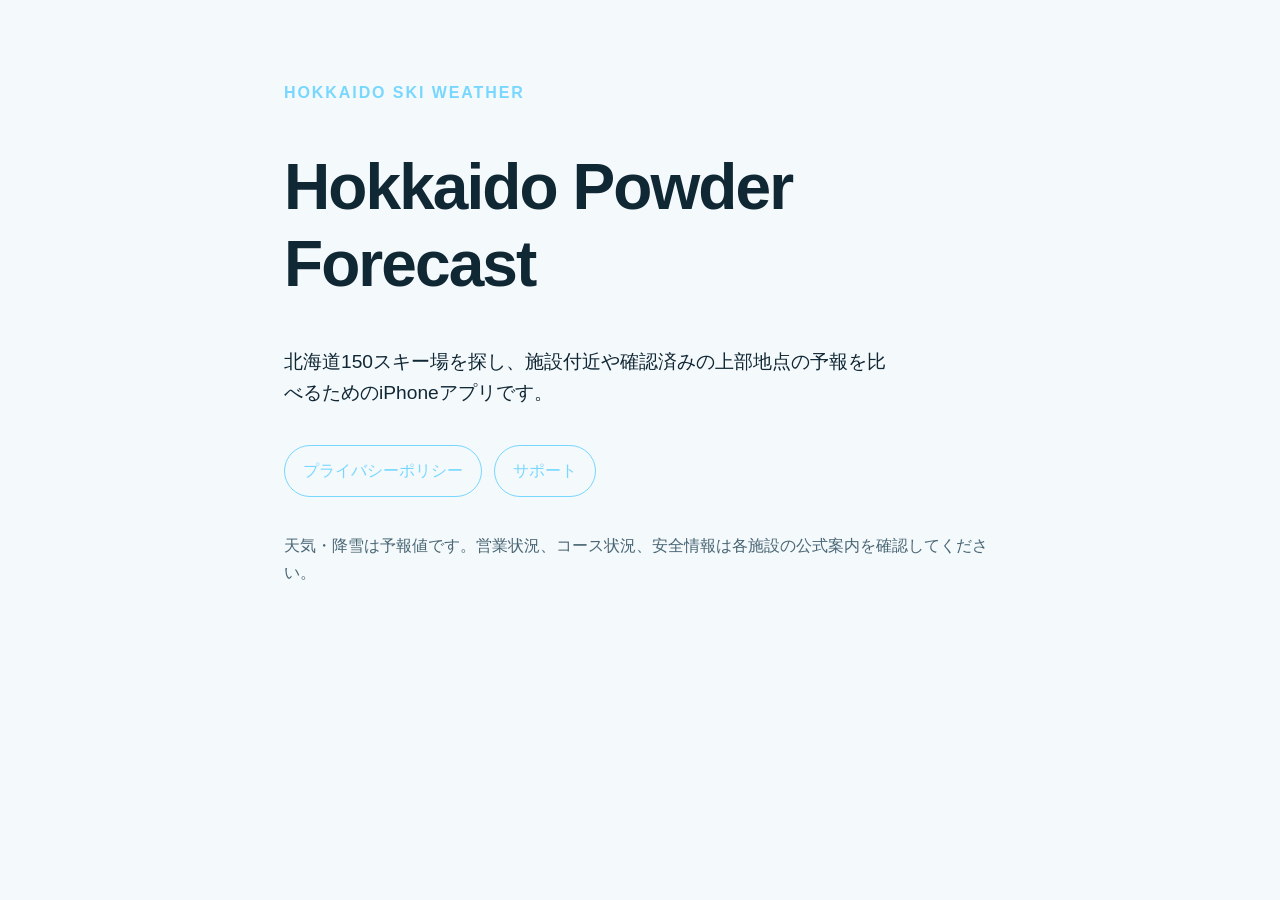
<file: index.html>
<!doctype html>
<html lang="ja">
<head>
  <meta charset="utf-8">
  <meta name="viewport" content="width=device-width, initial-scale=1">
  <title>Hokkaido Powder Forecast</title>
  <meta name="description" content="北海道のスキー場の天気を比較するiPhoneアプリ、Hokkaido Powder Forecastの公式情報。">
  <link rel="stylesheet" href="assets/style.css">
</head>
<body>
  <main>
    <p class="eyebrow">HOKKAIDO SKI WEATHER</p>
    <h1>Hokkaido Powder Forecast</h1>
    <p class="lead">北海道150スキー場を探し、施設付近や確認済みの上部地点の予報を比べるためのiPhoneアプリです。</p>
    <div class="links">
      <a href="privacy/">プライバシーポリシー</a>
      <a href="support/">サポート</a>
    </div>
    <p class="note">天気・降雪は予報値です。営業状況、コース状況、安全情報は各施設の公式案内を確認してください。</p>
  </main>
</body>
</html>
</file>
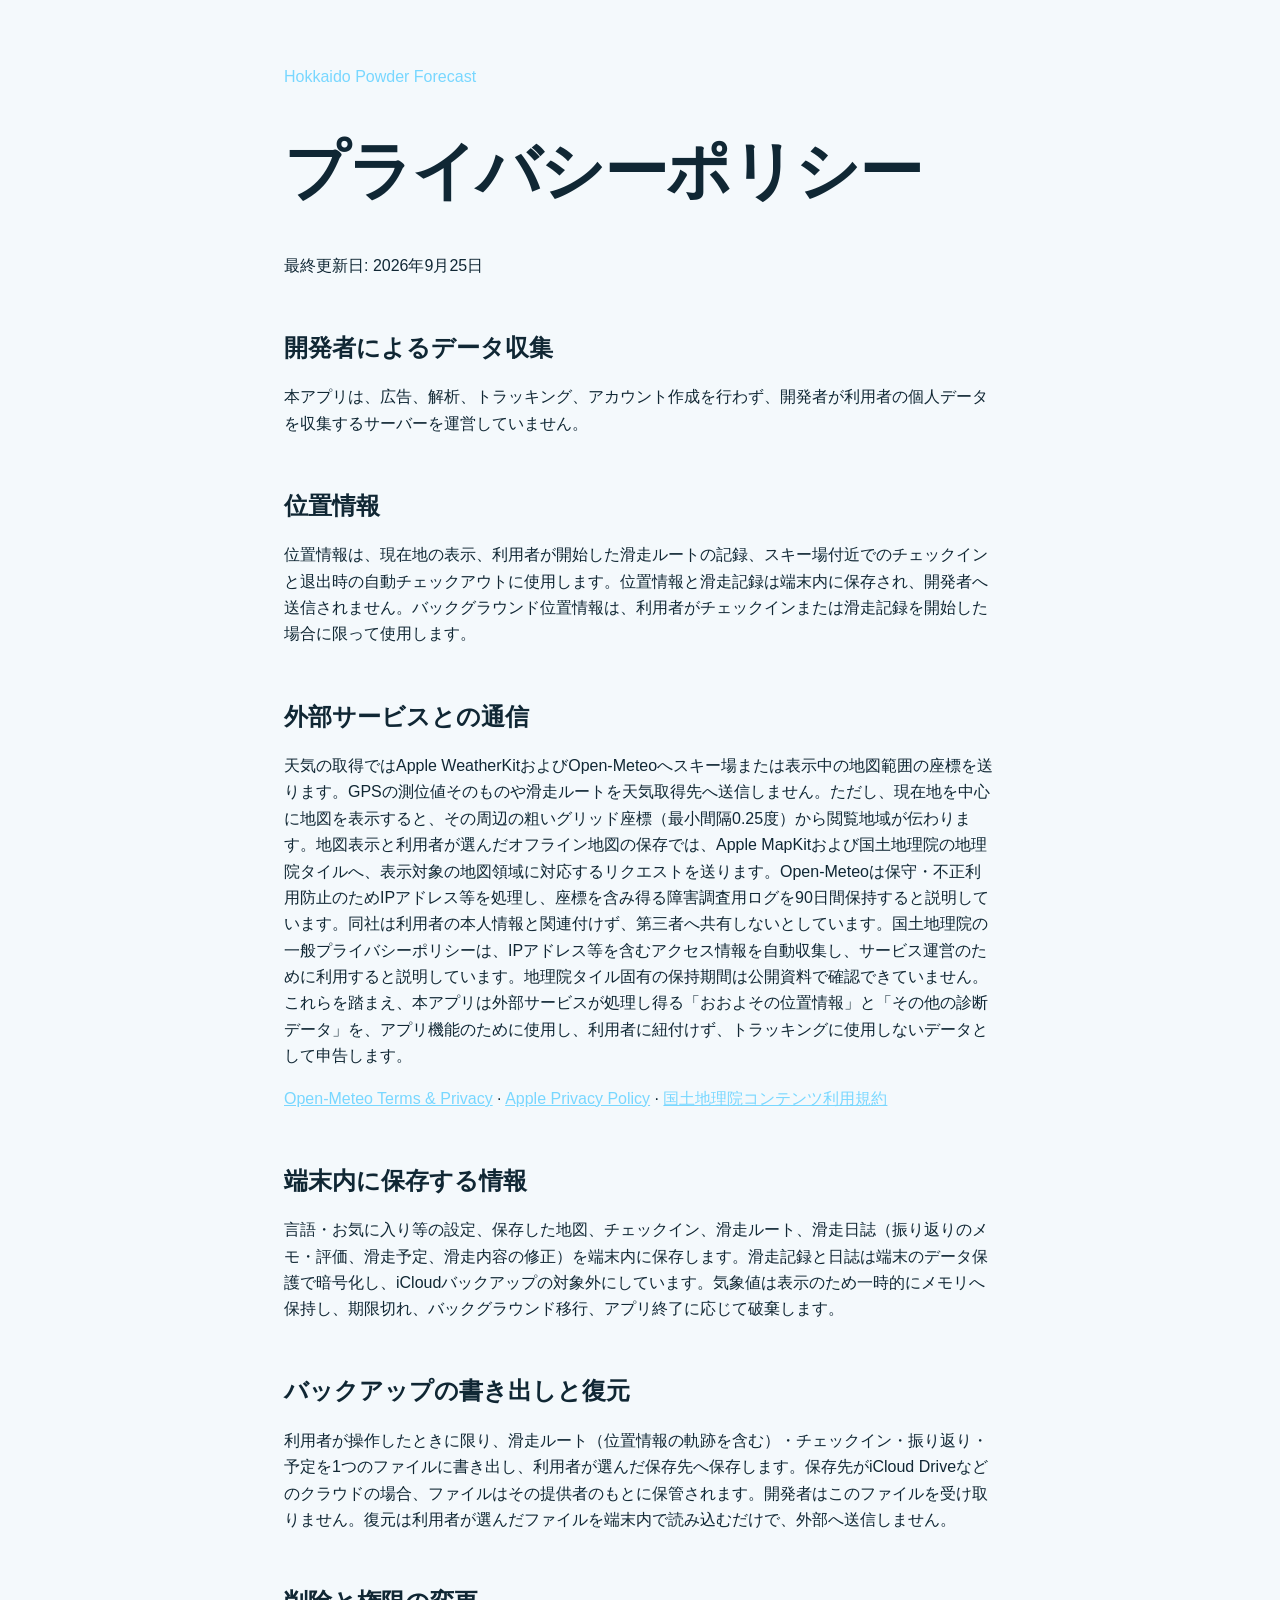
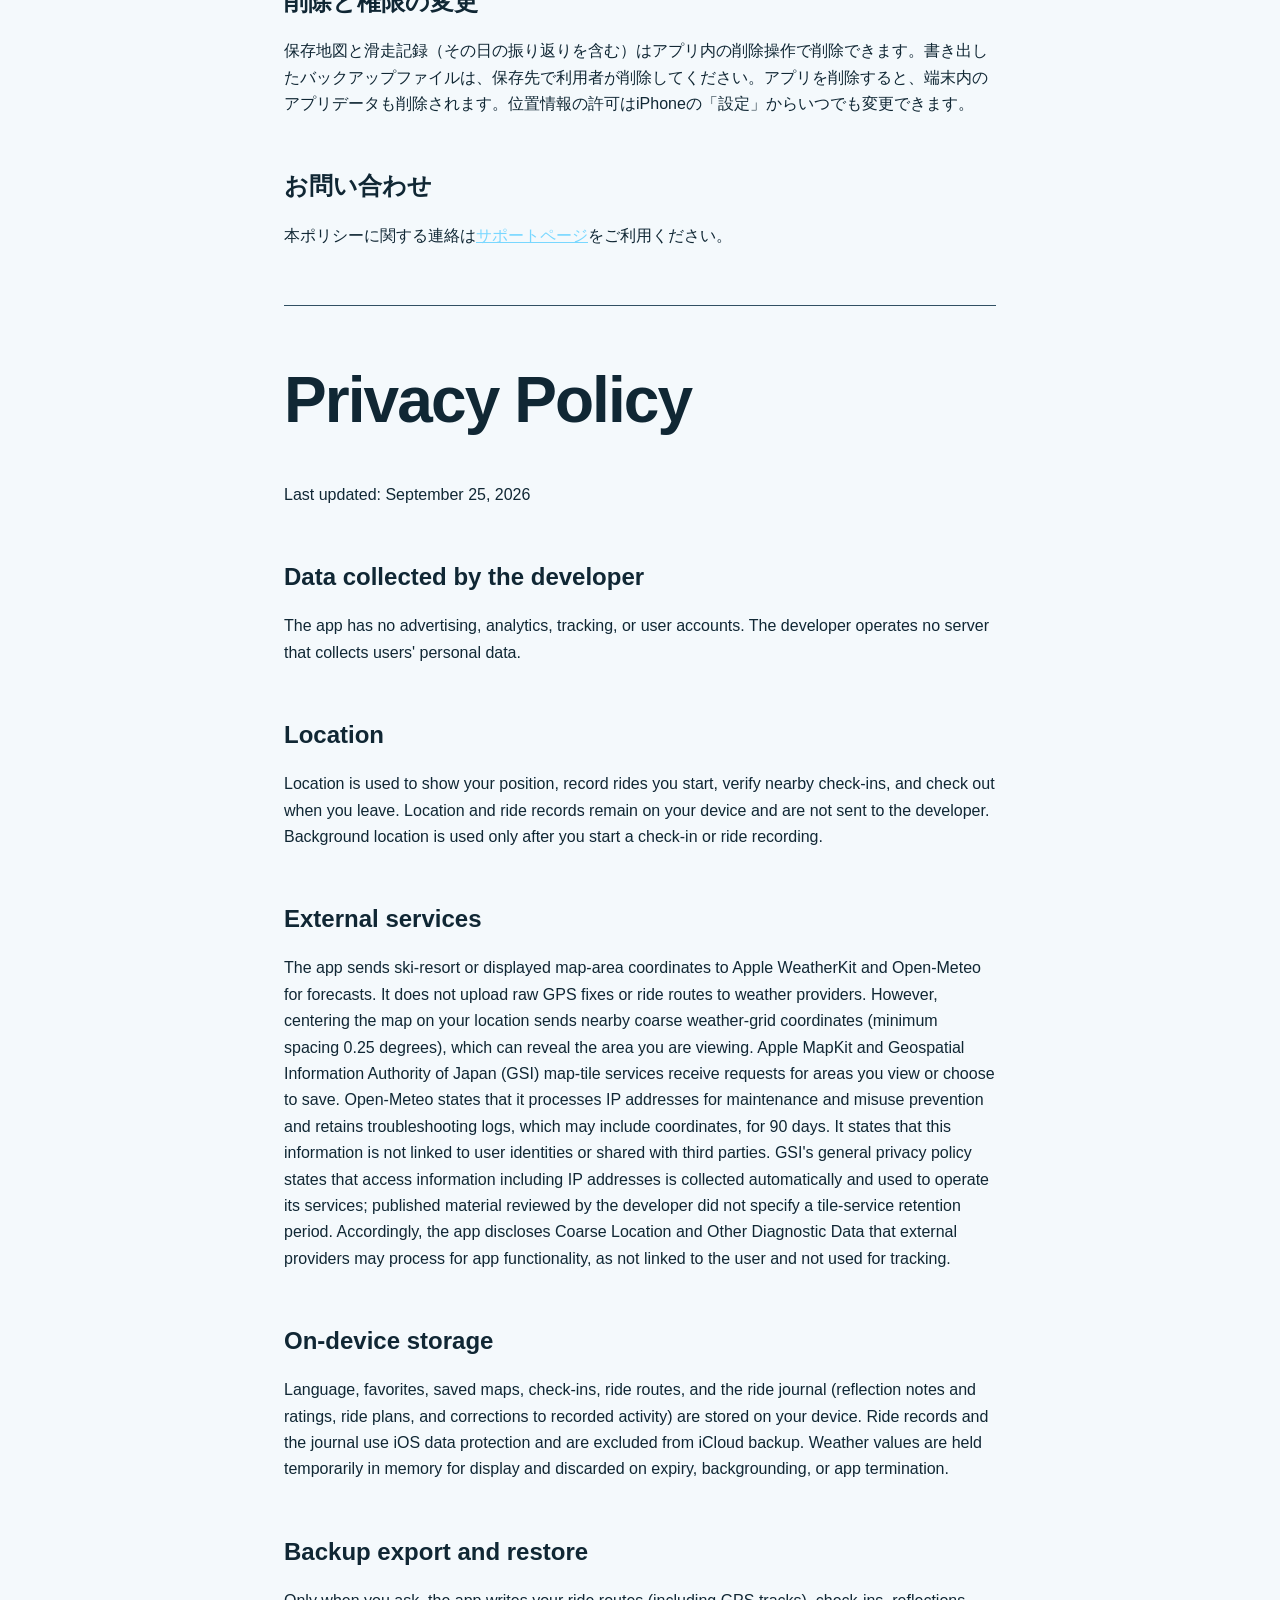
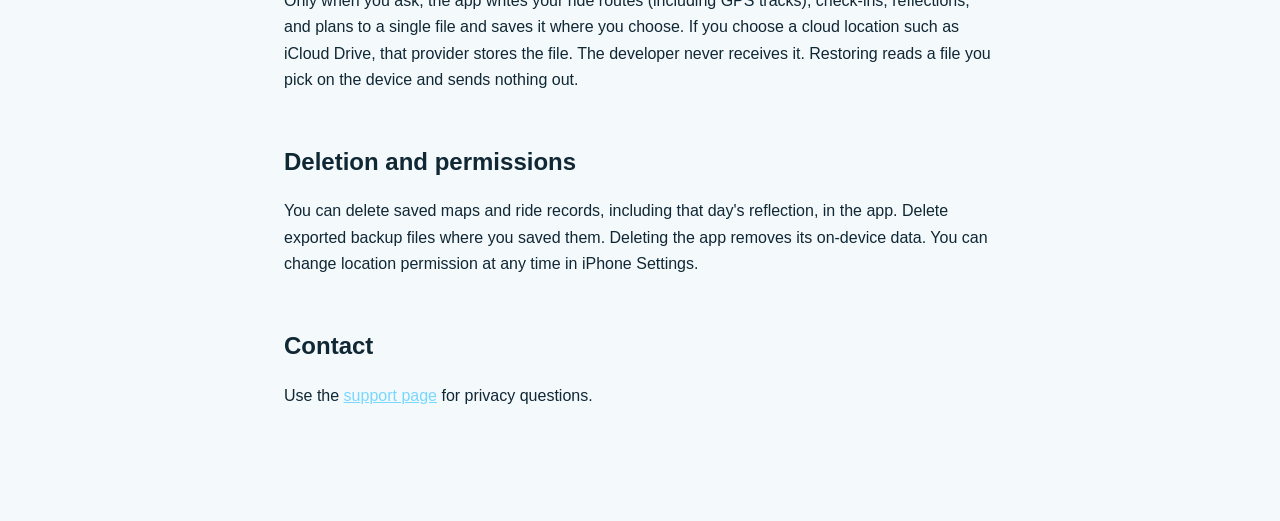
<file: privacy/index.html>
<!doctype html>
<html lang="ja">
<head>
  <meta charset="utf-8">
  <meta name="viewport" content="width=device-width, initial-scale=1">
  <title>プライバシーポリシー | Hokkaido Powder Forecast</title>
  <link rel="stylesheet" href="../assets/style.css">
</head>
<body>
  <main>
    <a class="back" href="../">Hokkaido Powder Forecast</a>
    <h1>プライバシーポリシー</h1>
    <p>最終更新日: 2026年9月25日</p>

    <h2>開発者によるデータ収集</h2>
    <p>本アプリは、広告、解析、トラッキング、アカウント作成を行わず、開発者が利用者の個人データを収集するサーバーを運営していません。</p>

    <h2>位置情報</h2>
    <p>位置情報は、現在地の表示、利用者が開始した滑走ルートの記録、スキー場付近でのチェックインと退出時の自動チェックアウトに使用します。位置情報と滑走記録は端末内に保存され、開発者へ送信されません。バックグラウンド位置情報は、利用者がチェックインまたは滑走記録を開始した場合に限って使用します。</p>

    <h2>外部サービスとの通信</h2>
    <p>天気の取得ではApple WeatherKitおよびOpen-Meteoへスキー場または表示中の地図範囲の座標を送ります。GPSの測位値そのものや滑走ルートを天気取得先へ送信しません。ただし、現在地を中心に地図を表示すると、その周辺の粗いグリッド座標（最小間隔0.25度）から閲覧地域が伝わります。地図表示と利用者が選んだオフライン地図の保存では、Apple MapKitおよび国土地理院の地理院タイルへ、表示対象の地図領域に対応するリクエストを送ります。Open-Meteoは保守・不正利用防止のためIPアドレス等を処理し、座標を含み得る障害調査用ログを90日間保持すると説明しています。同社は利用者の本人情報と関連付けず、第三者へ共有しないとしています。国土地理院の一般プライバシーポリシーは、IPアドレス等を含むアクセス情報を自動収集し、サービス運営のために利用すると説明しています。地理院タイル固有の保持期間は公開資料で確認できていません。これらを踏まえ、本アプリは外部サービスが処理し得る「おおよその位置情報」と「その他の診断データ」を、アプリ機能のために使用し、利用者に紐付けず、トラッキングに使用しないデータとして申告します。</p>

    <p><a href="https://open-meteo.com/en/terms">Open-Meteo Terms &amp; Privacy</a> · <a href="https://www.apple.com/legal/privacy/">Apple Privacy Policy</a> · <a href="https://www.gsi.go.jp/GSI/chosaku.htm">国土地理院コンテンツ利用規約</a></p>

    <h2>端末内に保存する情報</h2>
    <p>言語・お気に入り等の設定、保存した地図、チェックイン、滑走ルート、滑走日誌（振り返りのメモ・評価、滑走予定、滑走内容の修正）を端末内に保存します。滑走記録と日誌は端末のデータ保護で暗号化し、iCloudバックアップの対象外にしています。気象値は表示のため一時的にメモリへ保持し、期限切れ、バックグラウンド移行、アプリ終了に応じて破棄します。</p>

    <h2>バックアップの書き出しと復元</h2>
    <p>利用者が操作したときに限り、滑走ルート（位置情報の軌跡を含む）・チェックイン・振り返り・予定を1つのファイルに書き出し、利用者が選んだ保存先へ保存します。保存先がiCloud Driveなどのクラウドの場合、ファイルはその提供者のもとに保管されます。開発者はこのファイルを受け取りません。復元は利用者が選んだファイルを端末内で読み込むだけで、外部へ送信しません。</p>

    <h2>削除と権限の変更</h2>
    <p>保存地図と滑走記録（その日の振り返りを含む）はアプリ内の削除操作で削除できます。書き出したバックアップファイルは、保存先で利用者が削除してください。アプリを削除すると、端末内のアプリデータも削除されます。位置情報の許可はiPhoneの「設定」からいつでも変更できます。</p>

    <h2>お問い合わせ</h2>
    <p>本ポリシーに関する連絡は<a href="../support/">サポートページ</a>をご利用ください。</p>

    <hr>
    <h1 lang="en">Privacy Policy</h1>
    <p lang="en">Last updated: September 25, 2026</p>
    <div lang="en">
      <h2>Data collected by the developer</h2>
      <p>The app has no advertising, analytics, tracking, or user accounts. The developer operates no server that collects users' personal data.</p>
      <h2>Location</h2>
      <p>Location is used to show your position, record rides you start, verify nearby check-ins, and check out when you leave. Location and ride records remain on your device and are not sent to the developer. Background location is used only after you start a check-in or ride recording.</p>
      <h2>External services</h2>
      <p>The app sends ski-resort or displayed map-area coordinates to Apple WeatherKit and Open-Meteo for forecasts. It does not upload raw GPS fixes or ride routes to weather providers. However, centering the map on your location sends nearby coarse weather-grid coordinates (minimum spacing 0.25 degrees), which can reveal the area you are viewing. Apple MapKit and Geospatial Information Authority of Japan (GSI) map-tile services receive requests for areas you view or choose to save. Open-Meteo states that it processes IP addresses for maintenance and misuse prevention and retains troubleshooting logs, which may include coordinates, for 90 days. It states that this information is not linked to user identities or shared with third parties. GSI's general privacy policy states that access information including IP addresses is collected automatically and used to operate its services; published material reviewed by the developer did not specify a tile-service retention period. Accordingly, the app discloses Coarse Location and Other Diagnostic Data that external providers may process for app functionality, as not linked to the user and not used for tracking.</p>
      <h2>On-device storage</h2>
      <p>Language, favorites, saved maps, check-ins, ride routes, and the ride journal (reflection notes and ratings, ride plans, and corrections to recorded activity) are stored on your device. Ride records and the journal use iOS data protection and are excluded from iCloud backup. Weather values are held temporarily in memory for display and discarded on expiry, backgrounding, or app termination.</p>
      <h2>Backup export and restore</h2>
      <p>Only when you ask, the app writes your ride routes (including GPS tracks), check-ins, reflections, and plans to a single file and saves it where you choose. If you choose a cloud location such as iCloud Drive, that provider stores the file. The developer never receives it. Restoring reads a file you pick on the device and sends nothing out.</p>
      <h2>Deletion and permissions</h2>
      <p>You can delete saved maps and ride records, including that day's reflection, in the app. Delete exported backup files where you saved them. Deleting the app removes its on-device data. You can change location permission at any time in iPhone Settings.</p>
      <h2>Contact</h2>
      <p>Use the <a href="../support/">support page</a> for privacy questions.</p>
    </div>
  </main>
</body>
</html>
</file>
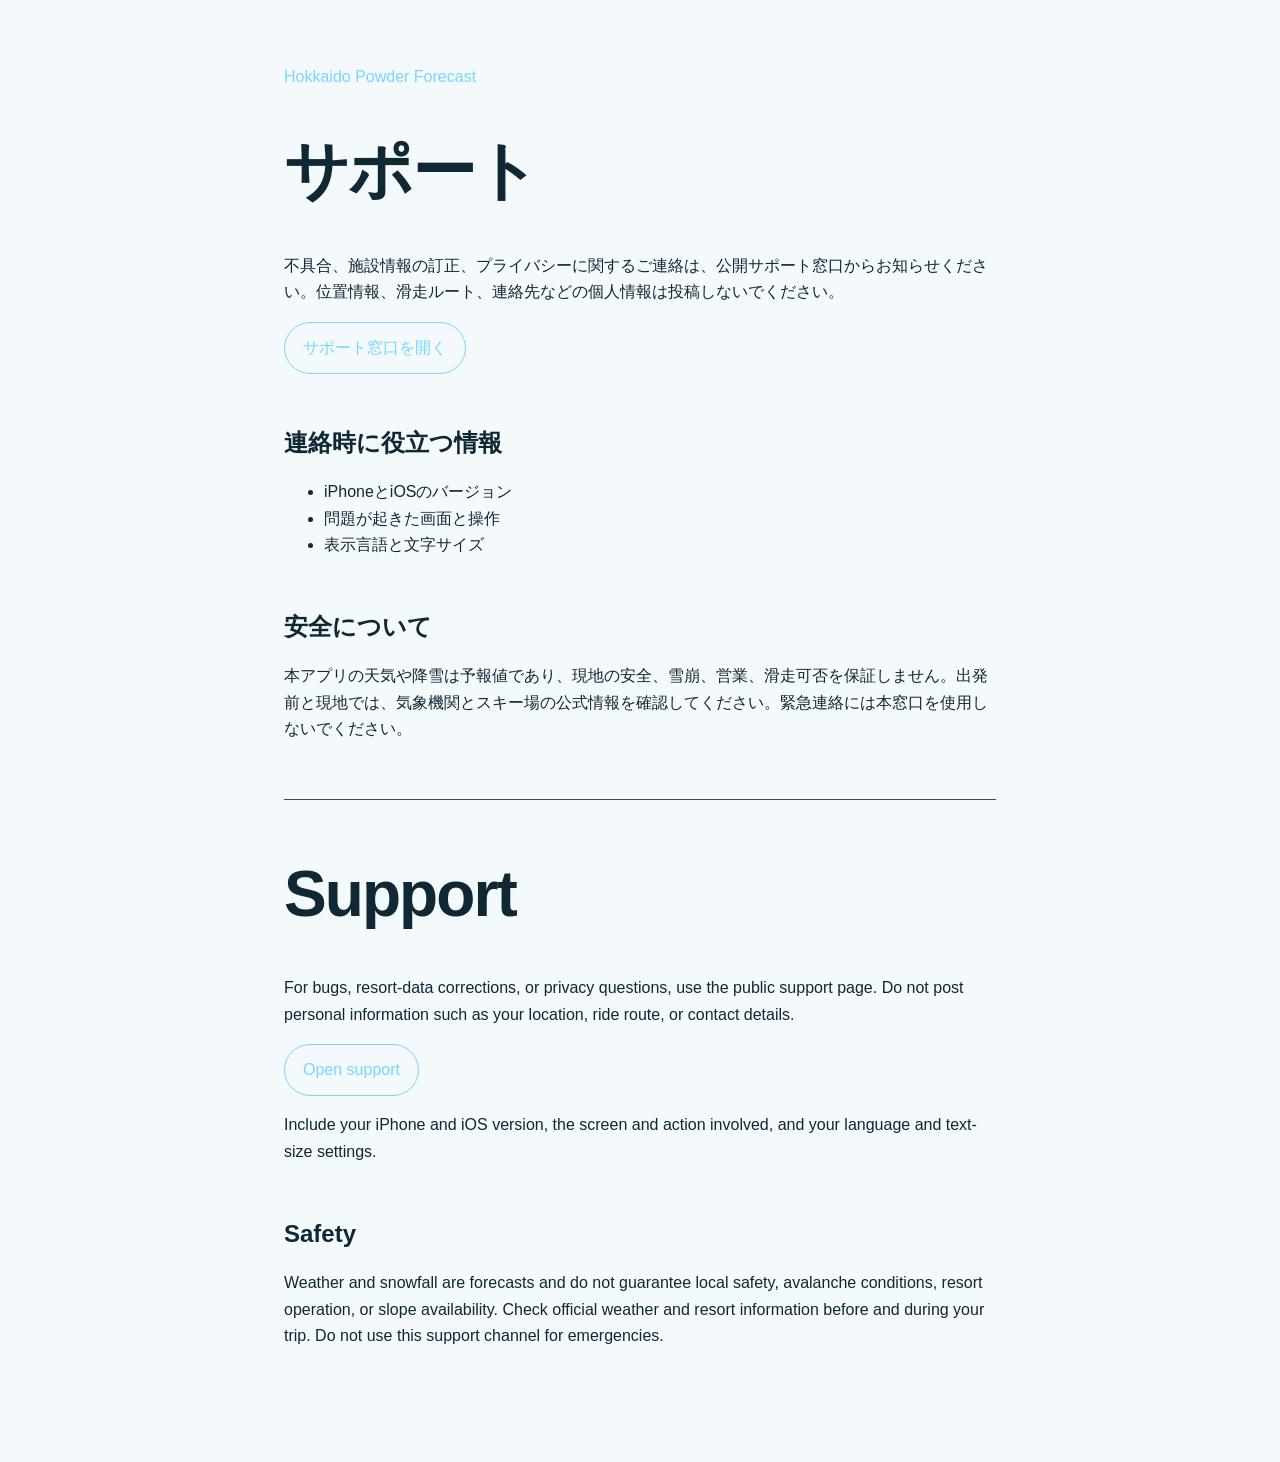
<file: support/index.html>
<!doctype html>
<html lang="ja">
<head>
  <meta charset="utf-8">
  <meta name="viewport" content="width=device-width, initial-scale=1">
  <title>サポート | Hokkaido Powder Forecast</title>
  <link rel="stylesheet" href="../assets/style.css">
</head>
<body>
  <main>
    <a class="back" href="../">Hokkaido Powder Forecast</a>
    <h1>サポート</h1>
    <p>不具合、施設情報の訂正、プライバシーに関するご連絡は、公開サポート窓口からお知らせください。位置情報、滑走ルート、連絡先などの個人情報は投稿しないでください。</p>
    <p><a class="button" href="https://github.com/YT-AIchat/hokkaido-powder-support/issues/new">サポート窓口を開く</a></p>
    <h2>連絡時に役立つ情報</h2>
    <ul>
      <li>iPhoneとiOSのバージョン</li>
      <li>問題が起きた画面と操作</li>
      <li>表示言語と文字サイズ</li>
    </ul>
    <h2>安全について</h2>
    <p>本アプリの天気や降雪は予報値であり、現地の安全、雪崩、営業、滑走可否を保証しません。出発前と現地では、気象機関とスキー場の公式情報を確認してください。緊急連絡には本窓口を使用しないでください。</p>
    <hr>
    <div lang="en">
      <h1>Support</h1>
      <p>For bugs, resort-data corrections, or privacy questions, use the public support page. Do not post personal information such as your location, ride route, or contact details.</p>
      <p><a class="button" href="https://github.com/YT-AIchat/hokkaido-powder-support/issues/new">Open support</a></p>
      <p>Include your iPhone and iOS version, the screen and action involved, and your language and text-size settings.</p>
      <h2>Safety</h2>
      <p>Weather and snowfall are forecasts and do not guarantee local safety, avalanche conditions, resort operation, or slope availability. Check official weather and resort information before and during your trip. Do not use this support channel for emergencies.</p>
    </div>
  </main>
</body>
</html>
</file>
<file: assets/style.css>
:root { color-scheme: light dark; font-family: -apple-system, BlinkMacSystemFont, "Helvetica Neue", sans-serif; line-height: 1.65; }
body { margin: 0; background: #071521; color: #eaf5fb; }
main { box-sizing: border-box; width: min(760px, 100%); min-height: 100vh; margin: auto; padding: 64px 24px 96px; }
h1 { line-height: 1.2; font-size: clamp(2rem, 7vw, 4rem); letter-spacing: -.03em; }
h2 { margin-top: 2.2em; line-height: 1.35; }
a { color: #78d7ff; }
.eyebrow { color: #78d7ff; font-weight: 700; letter-spacing: .12em; }
.lead { max-width: 32em; font-size: 1.2rem; }
.links { display: flex; flex-wrap: wrap; gap: 12px; margin: 36px 0; }
.links a, .button { display: inline-block; padding: 12px 18px; border: 1px solid #78d7ff; border-radius: 999px; text-decoration: none; }
.note { color: #b9cbd5; }
.back { text-decoration: none; }
hr { margin: 56px 0; border: 0; border-top: 1px solid #315063; }
@media (prefers-color-scheme: light) { body { background: #f4f9fc; color: #102734; } .note { color: #496674; } }
</file>
